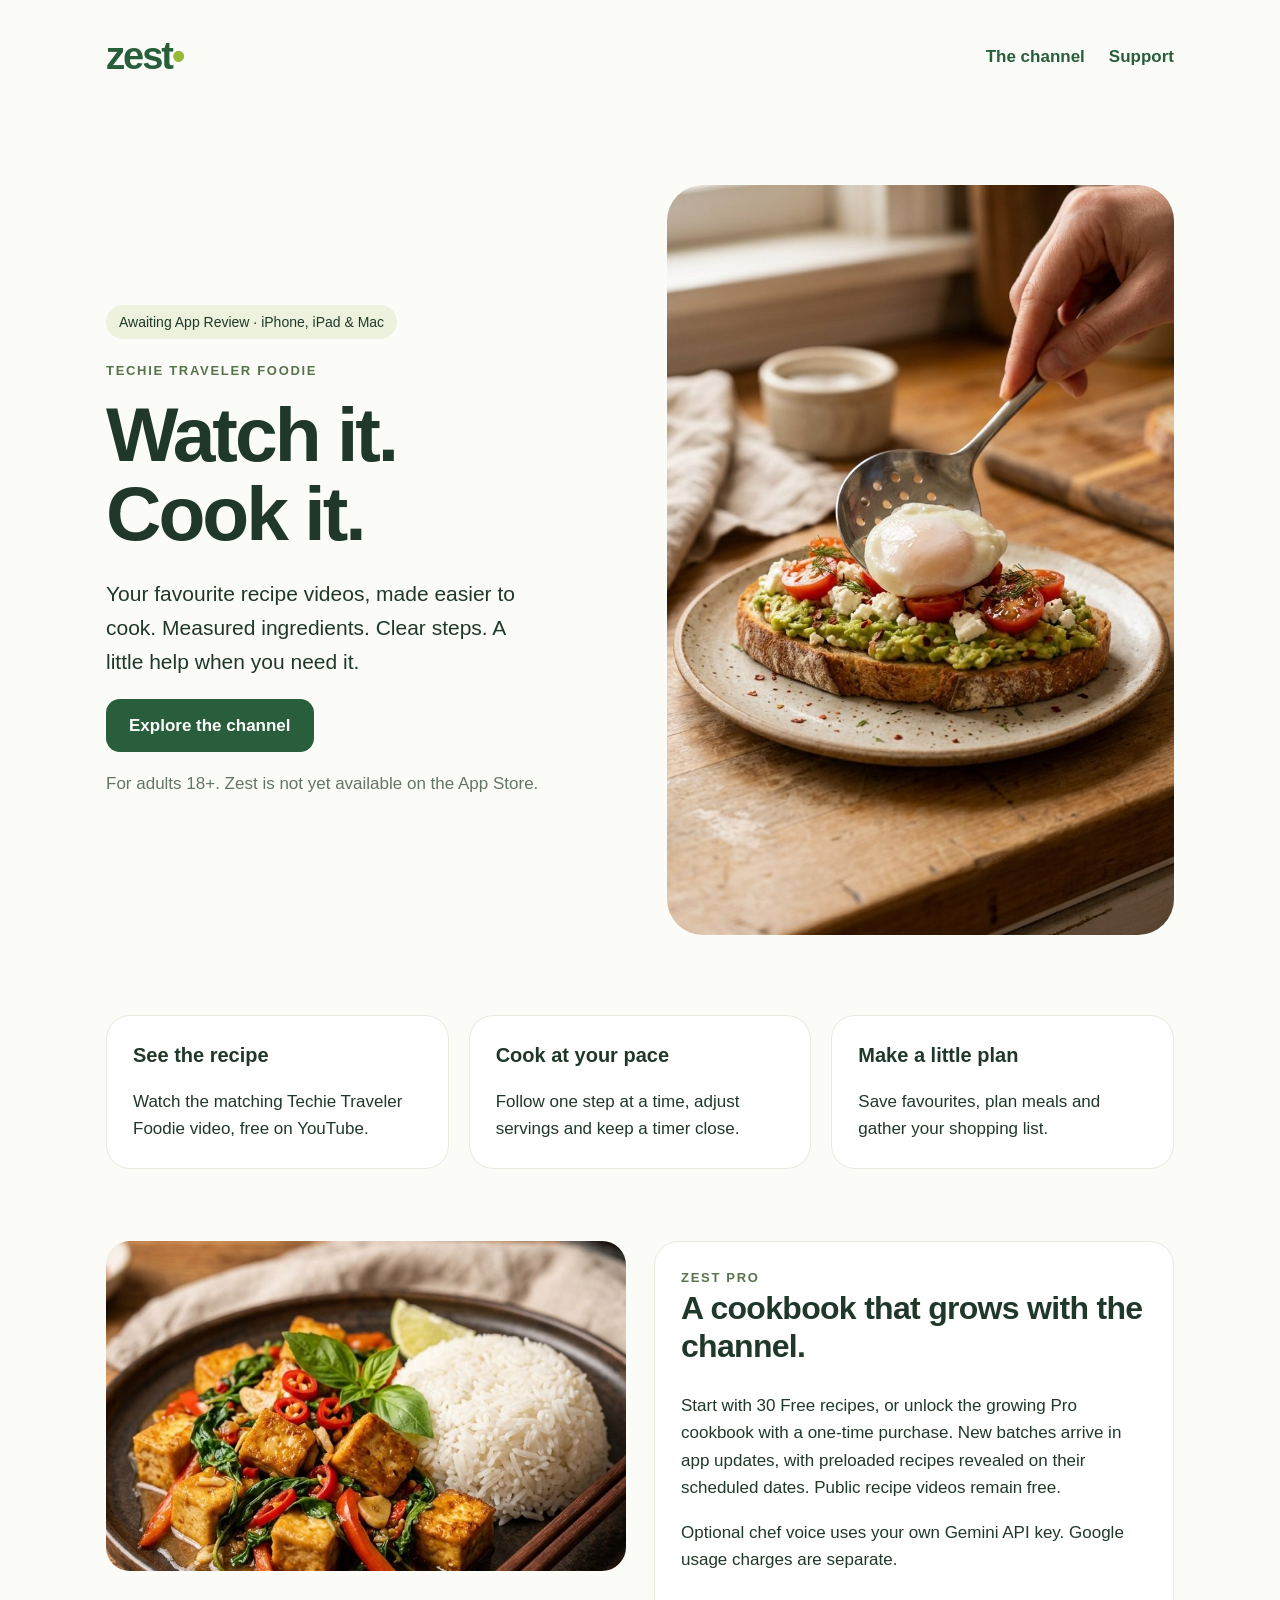
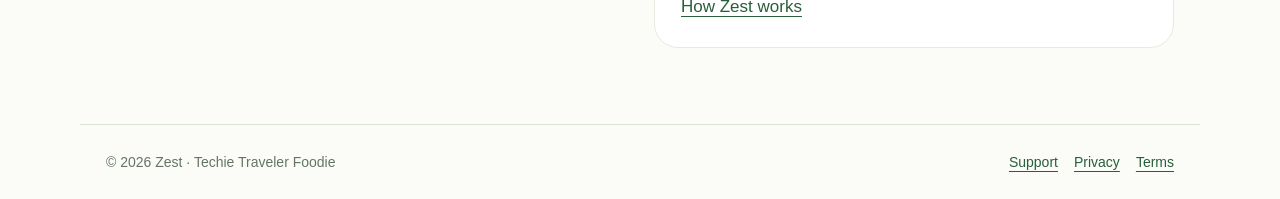
<file: index.html>
<!doctype html>
<html lang="en"><head><meta charset="utf-8"><meta name="viewport" content="width=device-width,initial-scale=1"><meta name="description" content="A simple cookbook companion to Techie Traveler Foodie. Coming to iPhone, iPad and Mac."><meta name="theme-color" content="#285e3b"><title>Zest · Watch it. Cook it.</title><link rel="stylesheet" href="style.css"></head>
<body><header><a class="brand" href="index.html" aria-label="Zest home">zest<span>•</span></a><nav aria-label="Main"><a href="https://www.youtube.com/channel/UCHXC5Jnjc4qa3zfN6Z_lDog">The channel</a><a href="support.html">Support</a></nav></header><main>
<section class="hero"><div><span class="pill">Awaiting App Review · iPhone, iPad &amp; Mac</span><p class="eyebrow">Techie Traveler Foodie</p><h1>Watch it.<br>Cook it.</h1><p class="lead">Your favourite recipe videos, made easier to cook. Measured ingredients. Clear steps. A little help when you need it.</p><a class="button" href="https://www.youtube.com/channel/UCHXC5Jnjc4qa3zfN6Z_lDog">Explore the channel</a><p class="muted" style="margin-top:18px">For adults 18+. Zest is not yet available on the App Store.</p></div><img src="assets/avocado-toast.jpg" alt="Illustration of avocado toast with tomatoes and a poached egg" width="600" height="750"></section>
<section aria-label="Made for your kitchen"><div class="cards"><div class="card"><h3>See the recipe</h3><p>Watch the matching Techie Traveler Foodie video, free on YouTube.</p></div><div class="card"><h3>Cook at your pace</h3><p>Follow one step at a time, adjust servings and keep a timer close.</p></div><div class="card"><h3>Make a little plan</h3><p>Save favourites, plan meals and gather your shopping list.</p></div></div></section>
<section class="split"><img src="assets/basil-tofu.jpg" alt="Illustration of basil tofu, vegetables and jasmine rice" loading="lazy"><div class="card"><p class="eyebrow">Zest Pro</p><h2>A cookbook that grows with the channel.</h2><p>Start with 30 Free recipes, or unlock the growing Pro cookbook with a one-time purchase. New batches arrive in app updates, with preloaded recipes revealed on their scheduled dates. Public recipe videos remain free.</p><p style="margin-top:18px">Optional chef voice uses your own Gemini API key. Google usage charges are separate.</p><a href="support.html" style="display:inline-block;margin-top:20px">How Zest works</a></div></section>
</main><footer><p>© 2026 Zest · Techie Traveler Foodie</p><div><a href="support.html">Support</a><a href="privacy.html">Privacy</a><a href="terms.html">Terms</a></div></footer></body></html>
</file>
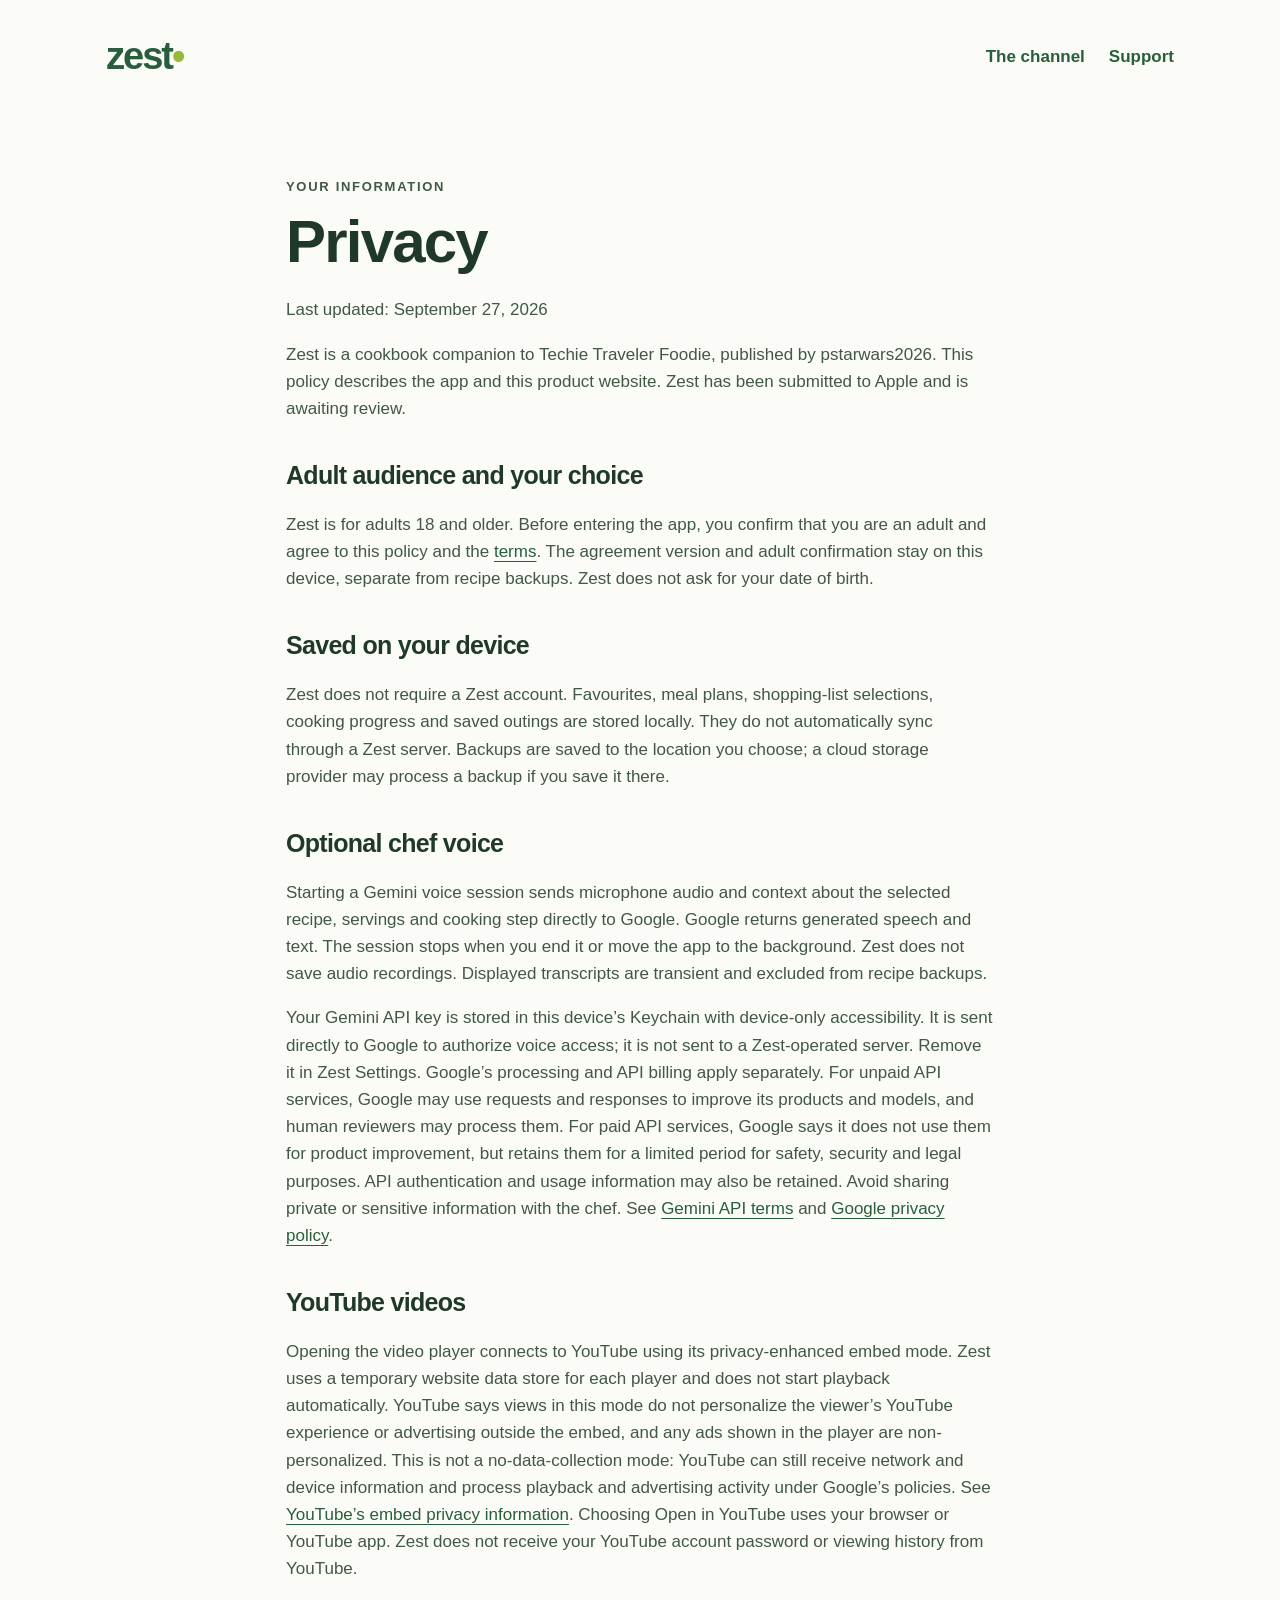
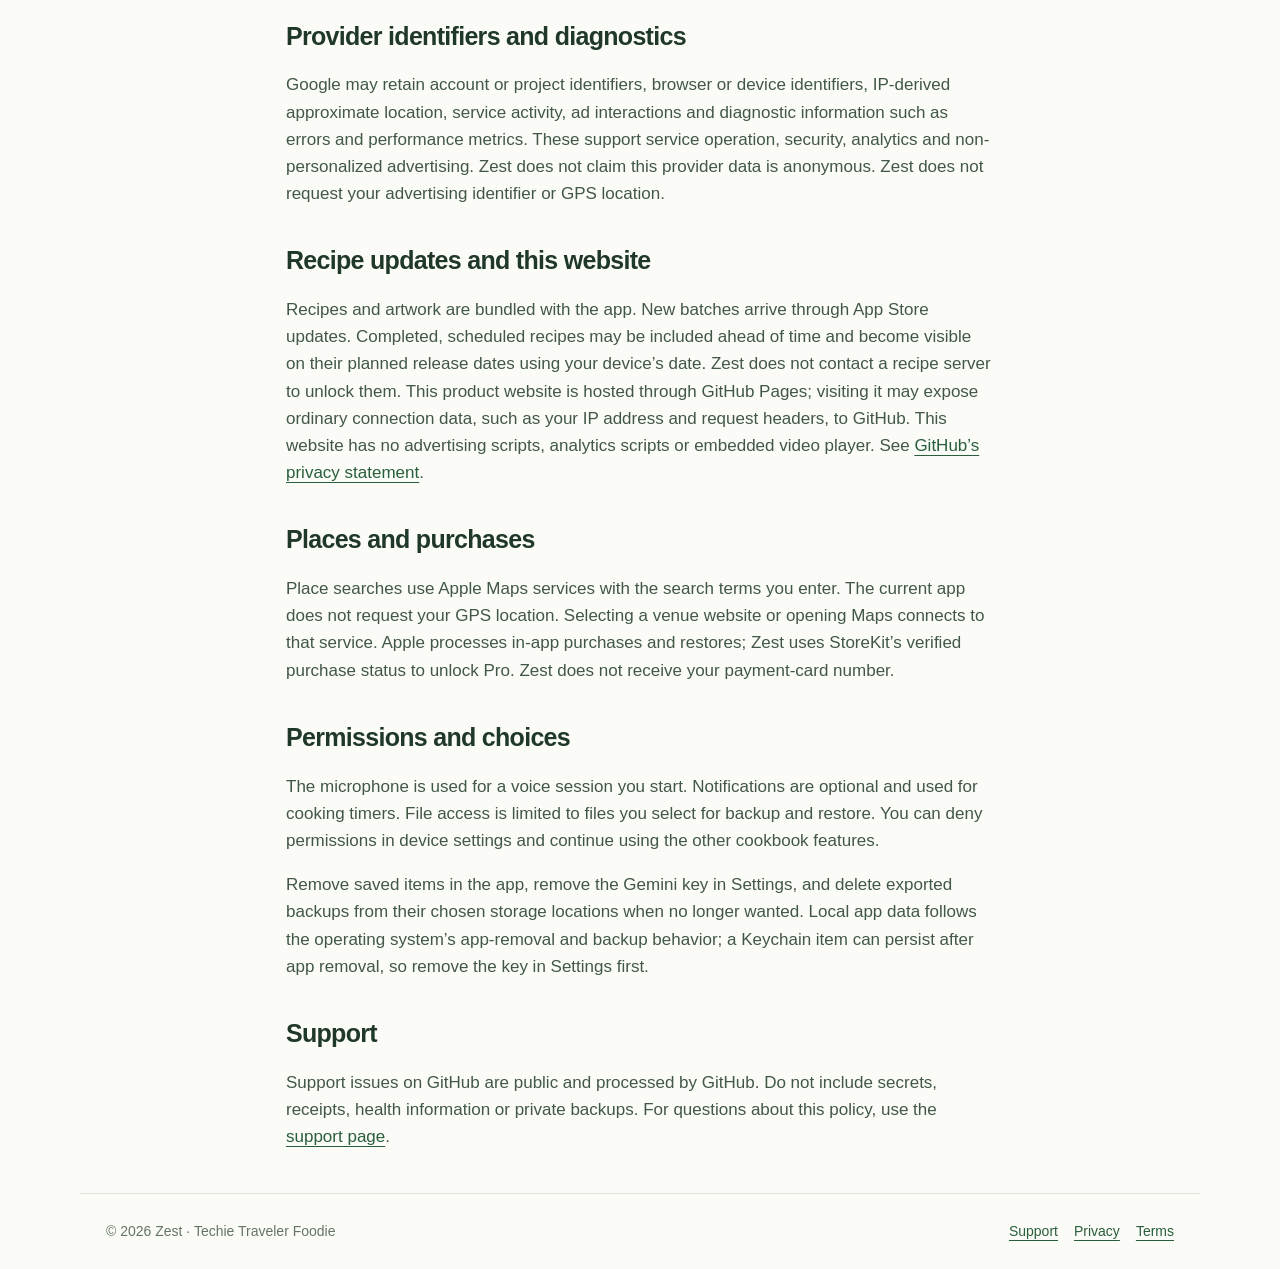
<file: privacy.html>
<!doctype html>
<html lang="en"><head><meta charset="utf-8"><meta name="viewport" content="width=device-width,initial-scale=1"><meta name="description" content="How Zest handles saved recipes, purchases, videos and optional chef voice."><meta name="theme-color" content="#285e3b"><title>Zest privacy</title><link rel="stylesheet" href="style.css"></head>
<body><header><a class="brand" href="index.html" aria-label="Zest home">zest<span>•</span></a><nav aria-label="Main"><a href="https://www.youtube.com/channel/UCHXC5Jnjc4qa3zfN6Z_lDog">The channel</a><a href="support.html">Support</a></nav></header><main class="article">
<div class="intro"><p class="eyebrow">Your information</p><h1>Privacy</h1><p>Last updated: September 27, 2026</p><p>Zest is a cookbook companion to Techie Traveler Foodie, published by pstarwars2026. This policy describes the app and this product website. Zest has been submitted to Apple and is awaiting review.</p></div>
<h2>Adult audience and your choice</h2><p>Zest is for adults 18 and older. Before entering the app, you confirm that you are an adult and agree to this policy and the <a href="terms.html">terms</a>. The agreement version and adult confirmation stay on this device, separate from recipe backups. Zest does not ask for your date of birth.</p>
<h2>Saved on your device</h2><p>Zest does not require a Zest account. Favourites, meal plans, shopping-list selections, cooking progress and saved outings are stored locally. They do not automatically sync through a Zest server. Backups are saved to the location you choose; a cloud storage provider may process a backup if you save it there.</p>
<h2>Optional chef voice</h2><p>Starting a Gemini voice session sends microphone audio and context about the selected recipe, servings and cooking step directly to Google. Google returns generated speech and text. The session stops when you end it or move the app to the background. Zest does not save audio recordings. Displayed transcripts are transient and excluded from recipe backups.</p><p>Your Gemini API key is stored in this device’s Keychain with device-only accessibility. It is sent directly to Google to authorize voice access; it is not sent to a Zest-operated server. Remove it in Zest Settings. Google’s processing and API billing apply separately. For unpaid API services, Google may use requests and responses to improve its products and models, and human reviewers may process them. For paid API services, Google says it does not use them for product improvement, but retains them for a limited period for safety, security and legal purposes. API authentication and usage information may also be retained. Avoid sharing private or sensitive information with the chef. See <a href="https://ai.google.dev/gemini-api/terms">Gemini API terms</a> and <a href="https://policies.google.com/privacy">Google privacy policy</a>.</p>
<h2>YouTube videos</h2><p>Opening the video player connects to YouTube using its privacy-enhanced embed mode. Zest uses a temporary website data store for each player and does not start playback automatically. YouTube says views in this mode do not personalize the viewer’s YouTube experience or advertising outside the embed, and any ads shown in the player are non-personalized. This is not a no-data-collection mode: YouTube can still receive network and device information and process playback and advertising activity under Google’s policies. See <a href="https://support.google.com/youtube/answer/171780">YouTube’s embed privacy information</a>. Choosing Open in YouTube uses your browser or YouTube app. Zest does not receive your YouTube account password or viewing history from YouTube.</p>
<h2>Provider identifiers and diagnostics</h2><p>Google may retain account or project identifiers, browser or device identifiers, IP-derived approximate location, service activity, ad interactions and diagnostic information such as errors and performance metrics. These support service operation, security, analytics and non-personalized advertising. Zest does not claim this provider data is anonymous. Zest does not request your advertising identifier or GPS location.</p>
<h2>Recipe updates and this website</h2><p>Recipes and artwork are bundled with the app. New batches arrive through App Store updates. Completed, scheduled recipes may be included ahead of time and become visible on their planned release dates using your device’s date. Zest does not contact a recipe server to unlock them. This product website is hosted through GitHub Pages; visiting it may expose ordinary connection data, such as your IP address and request headers, to GitHub. This website has no advertising scripts, analytics scripts or embedded video player. See <a href="https://docs.github.com/en/site-policy/privacy-policies/github-general-privacy-statement">GitHub’s privacy statement</a>.</p>
<h2>Places and purchases</h2><p>Place searches use Apple Maps services with the search terms you enter. The current app does not request your GPS location. Selecting a venue website or opening Maps connects to that service. Apple processes in-app purchases and restores; Zest uses StoreKit’s verified purchase status to unlock Pro. Zest does not receive your payment-card number.</p>
<h2>Permissions and choices</h2><p>The microphone is used for a voice session you start. Notifications are optional and used for cooking timers. File access is limited to files you select for backup and restore. You can deny permissions in device settings and continue using the other cookbook features.</p><p>Remove saved items in the app, remove the Gemini key in Settings, and delete exported backups from their chosen storage locations when no longer wanted. Local app data follows the operating system’s app-removal and backup behavior; a Keychain item can persist after app removal, so remove the key in Settings first.</p>
<h2>Support</h2><p>Support issues on GitHub are public and processed by GitHub. Do not include secrets, receipts, health information or private backups. For questions about this policy, use the <a href="support.html">support page</a>.</p>
</main><footer><p>© 2026 Zest · Techie Traveler Foodie</p><div><a href="support.html">Support</a><a href="privacy.html">Privacy</a><a href="terms.html">Terms</a></div></footer></body></html>
</file>
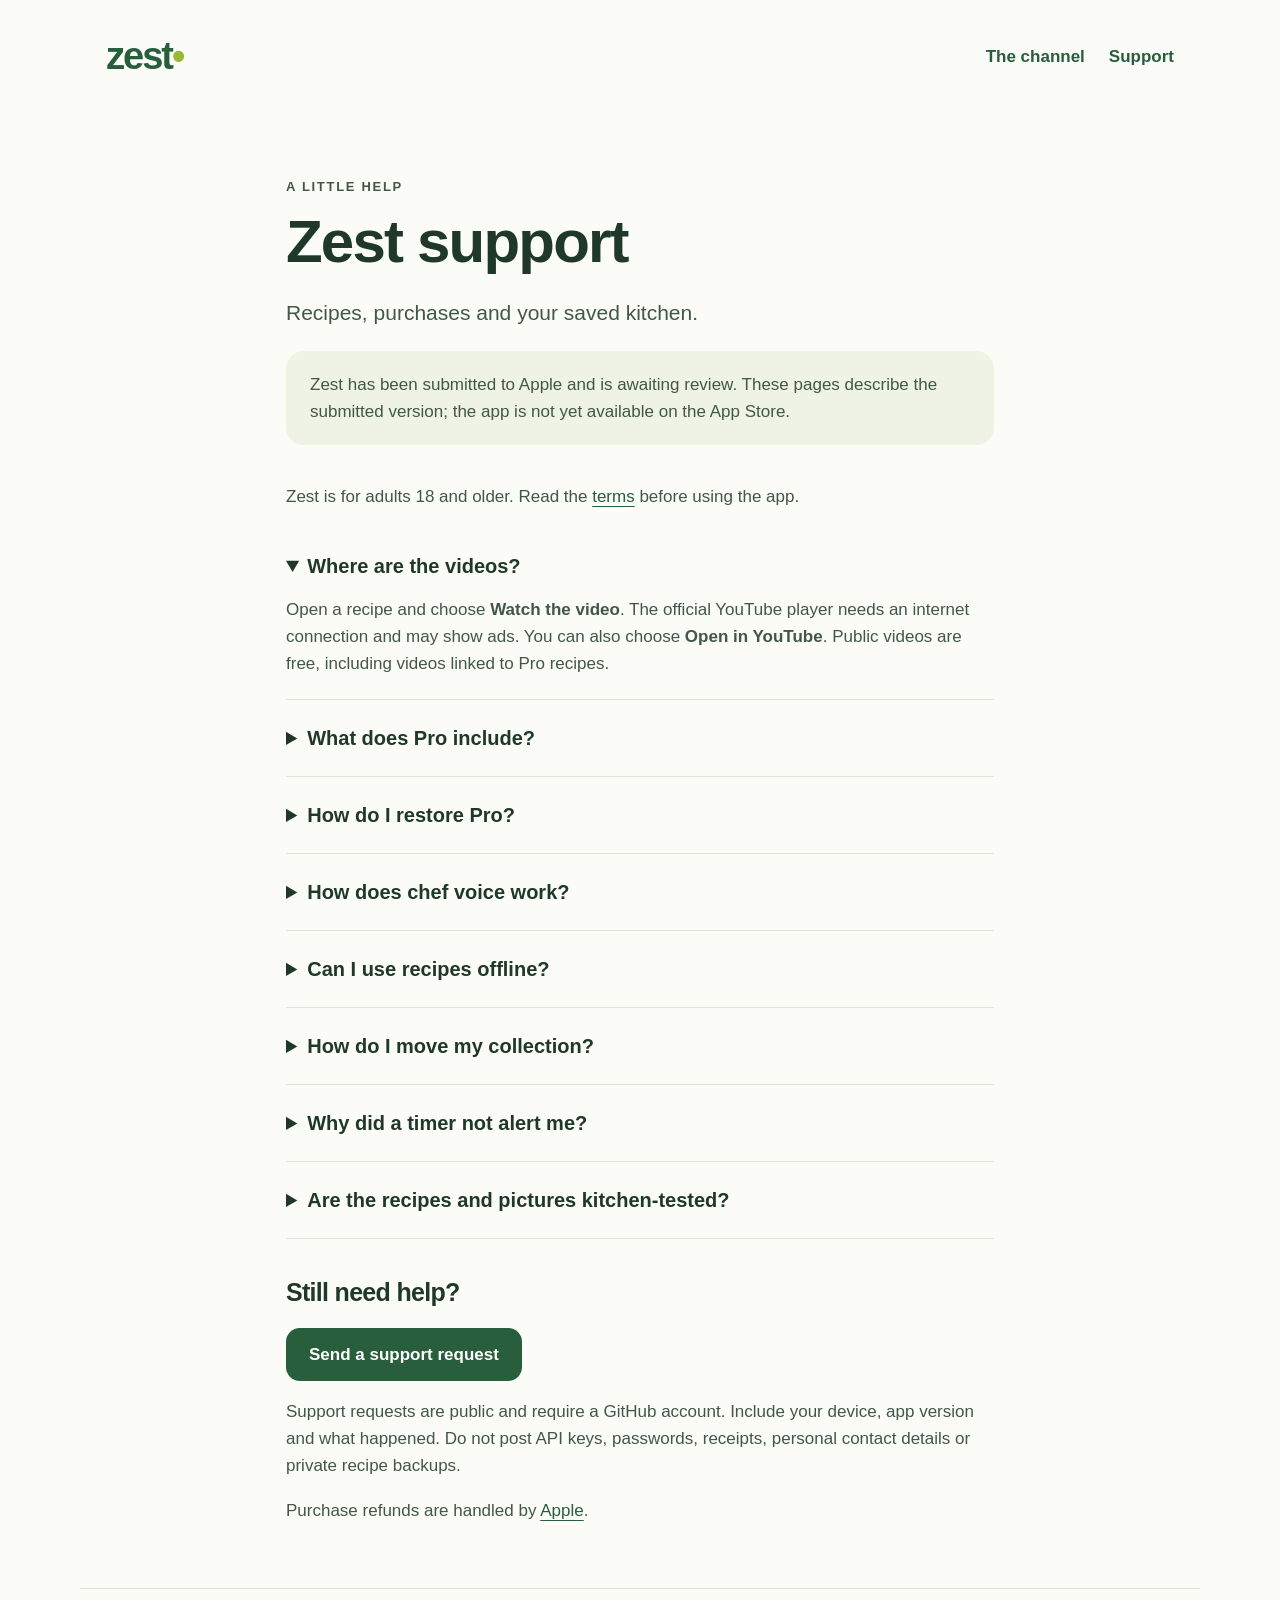
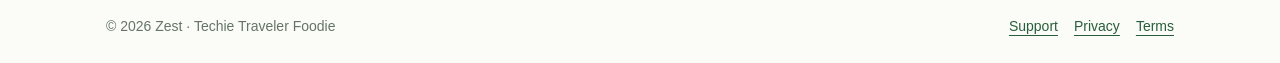
<file: support.html>
<!doctype html>
<html lang="en"><head><meta charset="utf-8"><meta name="viewport" content="width=device-width,initial-scale=1"><meta name="description" content="Help with Zest recipes, purchases, Gemini voice and backups."><meta name="theme-color" content="#285e3b"><title>Zest support</title><link rel="stylesheet" href="style.css"></head>
<body><header><a class="brand" href="index.html" aria-label="Zest home">zest<span>•</span></a><nav aria-label="Main"><a href="https://www.youtube.com/channel/UCHXC5Jnjc4qa3zfN6Z_lDog">The channel</a><a href="support.html">Support</a></nav></header><main class="article">
<div class="intro"><p class="eyebrow">A little help</p><h1>Zest support</h1><p class="lead">Recipes, purchases and your saved kitchen.</p><p class="notice">Zest has been submitted to Apple and is awaiting review. These pages describe the submitted version; the app is not yet available on the App Store.</p></div>
<p>Zest is for adults 18 and older. Read the <a href="terms.html">terms</a> before using the app.</p>
<details class="faq" open><summary>Where are the videos?</summary><p>Open a recipe and choose <strong>Watch the video</strong>. The official YouTube player needs an internet connection and may show ads. You can also choose <strong>Open in YouTube</strong>. Public videos are free, including videos linked to Pro recipes.</p></details>
<details class="faq"><summary>What does Pro include?</summary><p>Pro unlocks the growing reviewed cookbook, more meal plans and outings, and optional Gemini chef voice. The submitted version offers a US$1.99 one-time in-app purchase, not a subscription. Apple shows the actual local price before you buy. New batches arrive through periodic App Store updates. Preloaded recipes become available on their planned video release dates. Keep Zest updated to receive later batches; you do not need to buy Pro again.</p></details>
<details class="faq"><summary>How do I restore Pro?</summary><p>Use the same Apple Account that made the purchase. In Zest, open <strong>Settings → Manage purchase → Restore Purchases</strong>, or open Zest Pro and choose Restore Purchases. Internet access is required. Restoring Pro does not transfer saved meals or favourites between devices.</p></details>
<details class="faq"><summary>How does chef voice work?</summary><p>With Pro, save your own Gemini API key in Settings. Open a recipe, choose Cook now, then open the chef voice control and allow microphone access when asked. Voice needs internet and an API account with access to the supported Live model. Google usage charges and limits are separate from the Zest purchase. Use Gemini only in its supported regions. In the EEA, UK and Switzerland, your API project must have active Cloud billing. See <a href="https://ai.google.dev/gemini-api/terms">Google’s API requirements</a>.</p><p>Your key is stored in this device’s Keychain. Choose <strong>Remove key</strong> in Settings to delete it. A Google consumer subscription does not by itself establish API access. Never include API keys in a support request.</p></details>
<details class="faq"><summary>Can I use recipes offline?</summary><p>The included recipe text and images work offline. App updates, YouTube videos, voice, place searches and purchase operations need internet. An upcoming preview shows the next preloaded recipe; the full recipe appears on its planned release date. Scheduled dates follow your device’s date, and a channel schedule may occasionally change.</p></details>
<details class="faq"><summary>How do I move my collection?</summary><p>In Settings, choose <strong>Save a backup</strong>. Keep that file somewhere you control, then choose <strong>Restore a backup</strong> on the other device. Restoring replaces that device’s saved collection. API keys and voice transcripts are excluded. Zest does not automatically sync your collection between devices.</p></details>
<details class="faq"><summary>Why did a timer not alert me?</summary><p>Allow Zest notifications in your device settings. Focus modes and notification settings can silence alerts. Keep an eye on your food; app timers are a convenience, not a substitute for checking doneness.</p></details>
<details class="faq"><summary>Are the recipes and pictures kitchen-tested?</summary><p>The cookbook is editorially reviewed for measurements, clear steps and matching channel material. We do not claim physical kitchen testing. Artwork is illustrative. Cooking times vary by equipment and portions; check doneness, ingredient labels and any dietary restrictions.</p></details>
<section class="intro"><h2>Still need help?</h2><p><a class="button" href="https://github.com/pstarwars2026/zest/issues/new?template=support.yml">Send a support request</a></p><p>Support requests are public and require a GitHub account. Include your device, app version and what happened. Do not post API keys, passwords, receipts, personal contact details or private recipe backups.</p><p>Purchase refunds are handled by <a href="https://reportaproblem.apple.com/">Apple</a>.</p></section>
</main><footer><p>© 2026 Zest · Techie Traveler Foodie</p><div><a href="support.html">Support</a><a href="privacy.html">Privacy</a><a href="terms.html">Terms</a></div></footer></body></html>
</file>
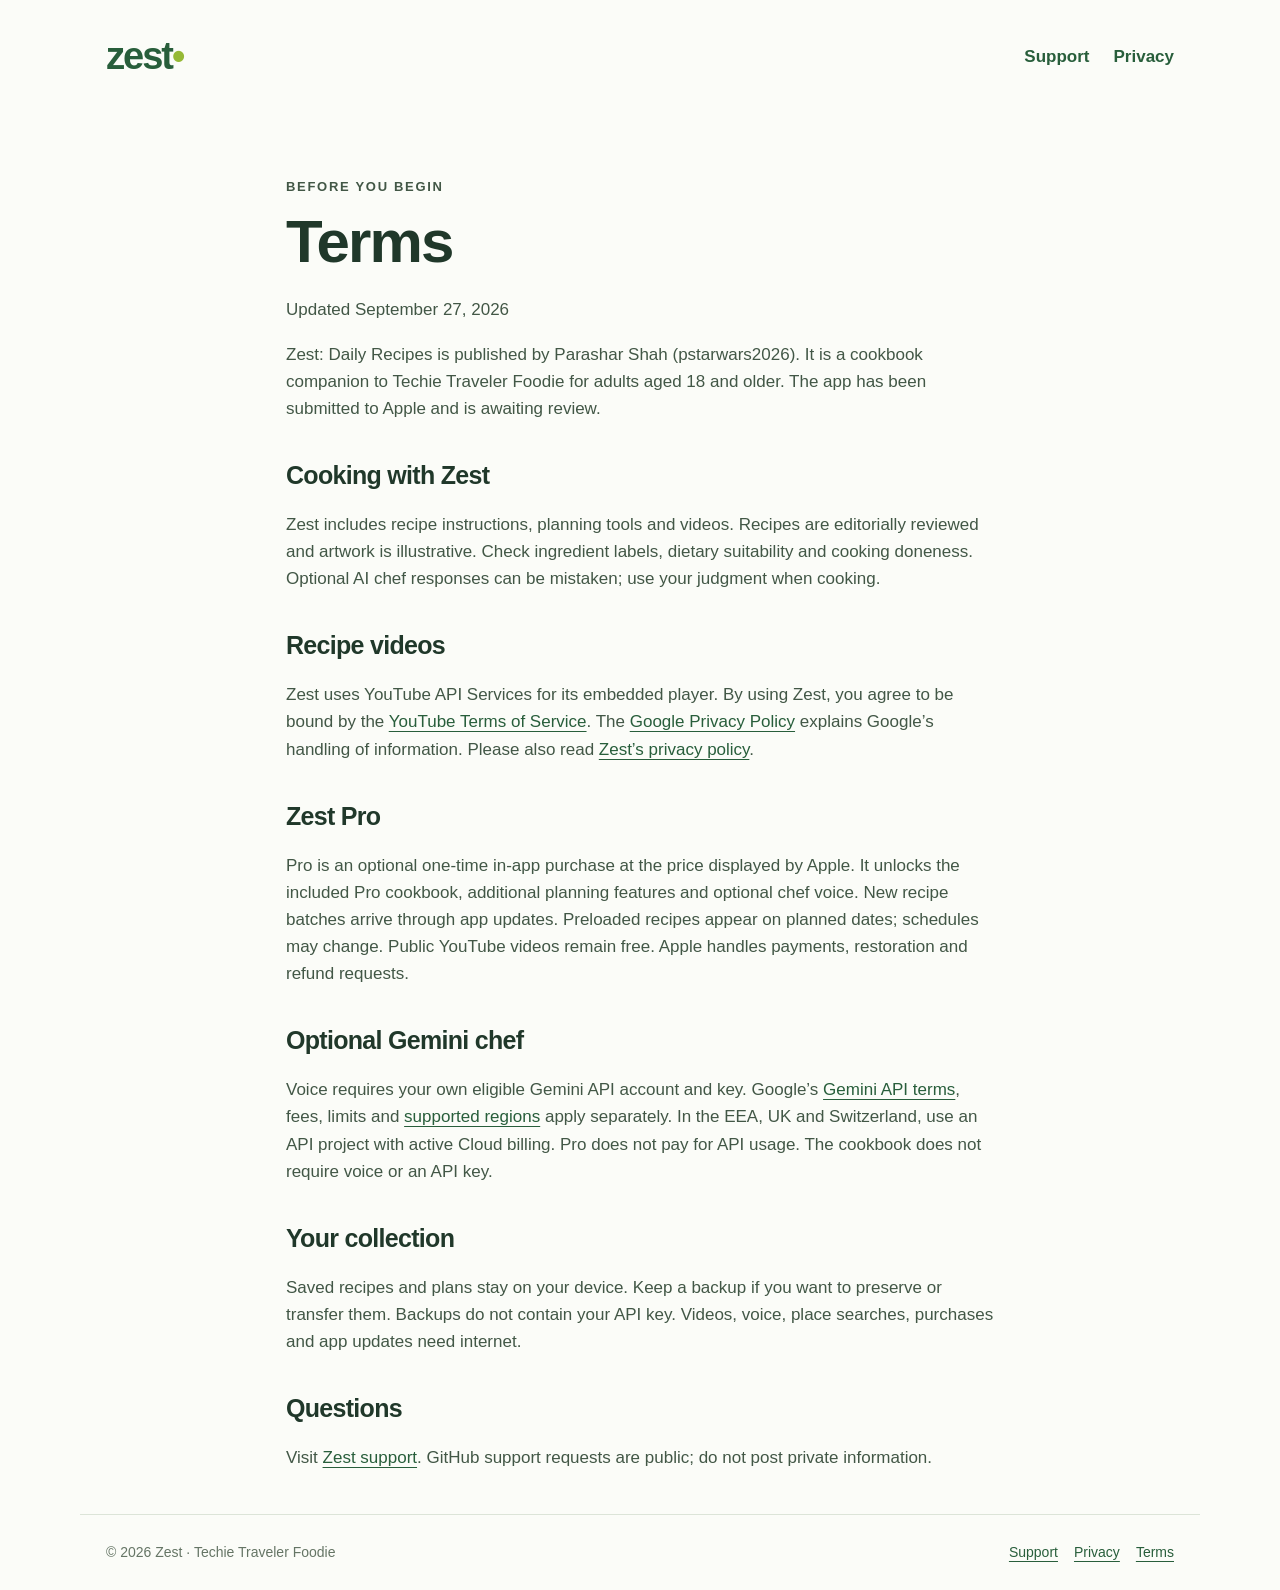
<file: terms.html>
<!doctype html>
<html lang="en"><head><meta charset="utf-8"><meta name="viewport" content="width=device-width,initial-scale=1"><meta name="description" content="Terms for Zest, the adult cookbook companion to Techie Traveler Foodie."><meta name="theme-color" content="#285e3b"><title>Zest terms</title><link rel="stylesheet" href="style.css"></head>
<body><header><a class="brand" href="index.html" aria-label="Zest home">zest<span>•</span></a><nav aria-label="Main"><a href="support.html">Support</a><a href="privacy.html">Privacy</a></nav></header><main class="article">
<div class="intro"><p class="eyebrow">Before you begin</p><h1>Terms</h1><p>Updated September 27, 2026</p><p>Zest: Daily Recipes is published by Parashar Shah (pstarwars2026). It is a cookbook companion to Techie Traveler Foodie for adults aged 18 and older. The app has been submitted to Apple and is awaiting review.</p></div>
<h2>Cooking with Zest</h2><p>Zest includes recipe instructions, planning tools and videos. Recipes are editorially reviewed and artwork is illustrative. Check ingredient labels, dietary suitability and cooking doneness. Optional AI chef responses can be mistaken; use your judgment when cooking.</p>
<h2>Recipe videos</h2><p>Zest uses YouTube API Services for its embedded player. By using Zest, you agree to be bound by the <a href="https://www.youtube.com/t/terms">YouTube Terms of Service</a>. The <a href="https://policies.google.com/privacy">Google Privacy Policy</a> explains Google’s handling of information. Please also read <a href="privacy.html">Zest’s privacy policy</a>.</p>
<h2>Zest Pro</h2><p>Pro is an optional one-time in-app purchase at the price displayed by Apple. It unlocks the included Pro cookbook, additional planning features and optional chef voice. New recipe batches arrive through app updates. Preloaded recipes appear on planned dates; schedules may change. Public YouTube videos remain free. Apple handles payments, restoration and refund requests.</p>
<h2>Optional Gemini chef</h2><p>Voice requires your own eligible Gemini API account and key. Google’s <a href="https://ai.google.dev/gemini-api/terms">Gemini API terms</a>, fees, limits and <a href="https://ai.google.dev/gemini-api/docs/available-regions">supported regions</a> apply separately. In the EEA, UK and Switzerland, use an API project with active Cloud billing. Pro does not pay for API usage. The cookbook does not require voice or an API key.</p>
<h2>Your collection</h2><p>Saved recipes and plans stay on your device. Keep a backup if you want to preserve or transfer them. Backups do not contain your API key. Videos, voice, place searches, purchases and app updates need internet.</p>
<h2>Questions</h2><p>Visit <a href="support.html">Zest support</a>. GitHub support requests are public; do not post private information.</p>
</main><footer><p>© 2026 Zest · Techie Traveler Foodie</p><div><a href="support.html">Support</a><a href="privacy.html">Privacy</a><a href="terms.html">Terms</a></div></footer></body></html>
</file>
<file: style.css>
*{box-sizing:border-box}html{scroll-behavior:smooth}body{margin:0;color:#20382a;background:#fbfcf8;font:17px/1.6 -apple-system,BlinkMacSystemFont,"Segoe UI",sans-serif}a{color:#285e3b;text-underline-offset:4px}a:hover{color:#142f1d}a:focus-visible,summary:focus-visible{outline:3px solid #b6d759;outline-offset:5px}header,main,footer{max-width:1120px;margin:auto;padding:26px}header{display:flex;align-items:center;justify-content:space-between;gap:24px}nav{display:flex;gap:24px;flex-wrap:wrap}nav a{text-decoration:none;font-weight:600}.brand{font-size:38px;font-weight:850;letter-spacing:-2px;text-decoration:none}.brand span{color:#96b936}h1,h2,h3,p{margin-top:0}h1{font-size:clamp(48px,6vw,84px);line-height:1.03;letter-spacing:-3px;margin-bottom:24px}h2{font-size:32px;line-height:1.2;letter-spacing:-.7px}h3{font-size:20px;line-height:1.3}.hero{display:grid;grid-template-columns:1fr 1fr;gap:54px;align-items:center;padding:46px 0 62px}.hero img{width:100%;aspect-ratio:4/5;object-fit:cover;border-radius:36px}.eyebrow{font-size:13px;text-transform:uppercase;letter-spacing:1.7px;font-weight:700;color:#58724c}.pill{display:inline-block;padding:6px 13px;border-radius:24px;background:#ecf2dd;font-size:14px;margin-bottom:22px}.lead{font-size:21px;max-width:36ch}.button{display:inline-block;background:#285e3b;color:white;border-radius:14px;padding:13px 23px;font-weight:650;text-decoration:none}.button:hover{background:#183c25;color:white}.muted{color:#657565}.cards{display:grid;grid-template-columns:repeat(3,1fr);gap:20px;margin:18px 0 60px}.card{background:white;border:1px solid #e6ebdf;border-radius:24px;padding:26px}.card p{margin:0}.split{display:grid;grid-template-columns:1fr 1fr;gap:28px;padding:12px 0 50px}.split img{width:100%;max-height:330px;object-fit:cover;border-radius:24px}.article{max-width:760px}.article h1{font-size:clamp(40px,6vw,60px);letter-spacing:-1.8px}.article h2{font-size:25px;margin-top:38px}.article p,.article li{color:#425746}.article ul{padding-left:24px}.intro{margin:38px 0}.faq{border-bottom:1px solid #dce4d8;padding:22px 0}.faq summary{font-size:20px;font-weight:650;cursor:pointer}.faq p{margin:14px 0 0}.notice{background:#eef3e6;padding:20px 24px;border-radius:18px}footer{border-top:1px solid #dce4d8;font-size:14px;color:#657565;display:flex;justify-content:space-between;flex-wrap:wrap;gap:18px}footer p{margin:0}footer a{margin-left:16px}@media(max-width:720px){header,main,footer{padding:20px}.hero{grid-template-columns:1fr;gap:24px;padding:28px 0 40px}.hero img{max-height:390px;aspect-ratio:1.15}.cards,.split{grid-template-columns:1fr}.cards{gap:12px;margin-bottom:35px}.card{padding:22px}h1{letter-spacing:-1.5px}nav{gap:18px;font-size:15px}.lead{font-size:19px}.brand{font-size:34px}.article h2{margin-top:28px}}
</file>
